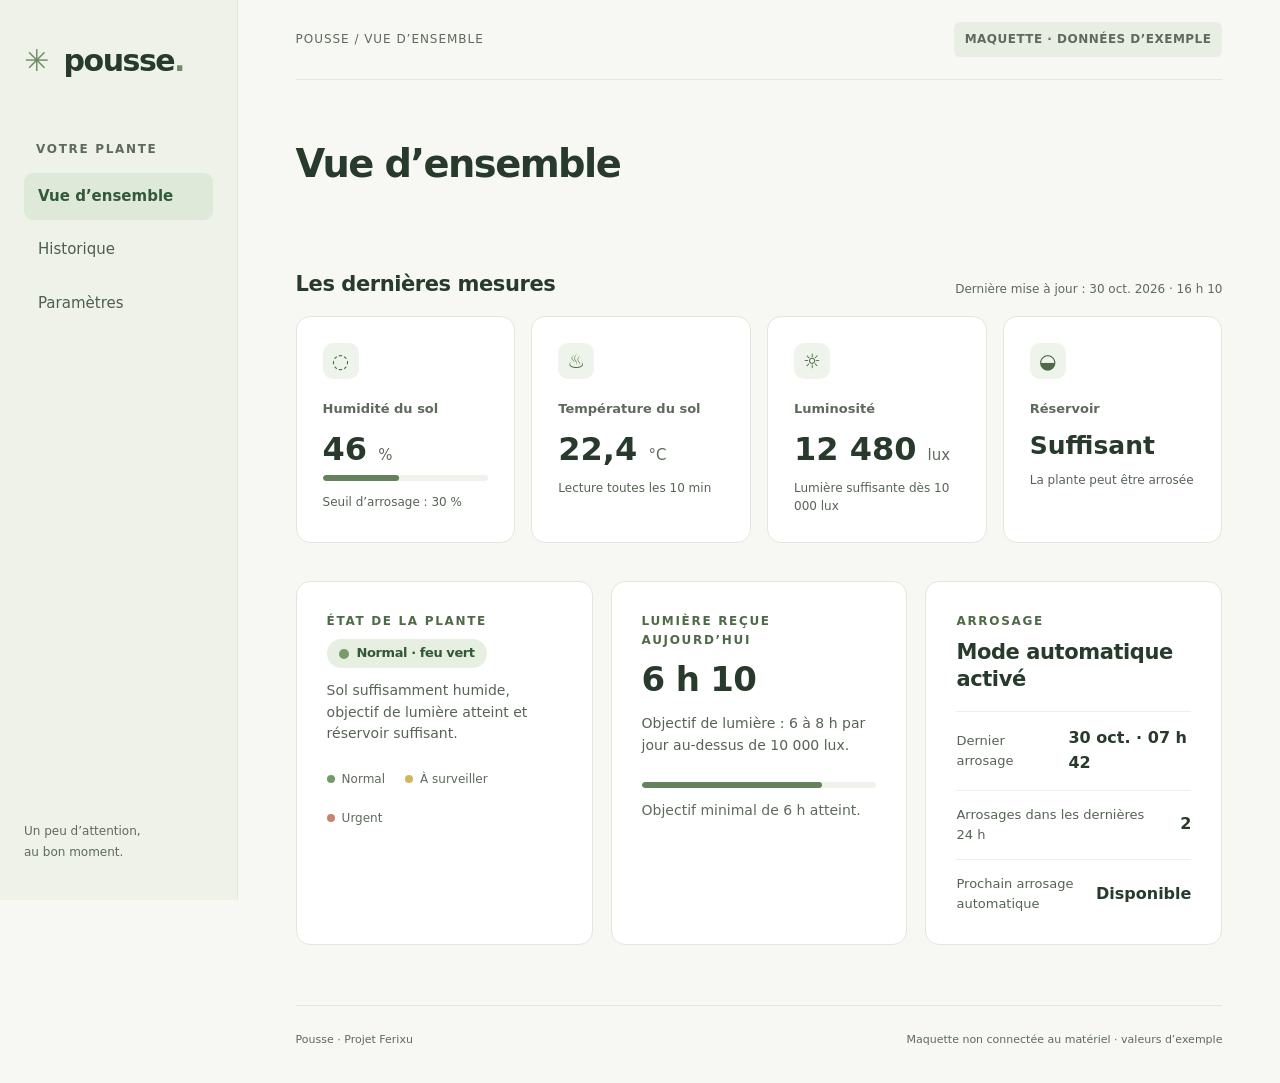
<file: maquette/index.html>
<!doctype html>
<html lang="fr-CA">
<head>
<meta charset="utf-8">
<meta name="viewport" content="width=device-width, initial-scale=1">
<title>Pousse · Vue d’ensemble</title>
<link rel="stylesheet" href="style.css">
</head>
<body>
<aside>
  <a class="brand" href="index.html"><span>✳</span> pousse<span class="brand-dot">.</span></a>
  <p class="nav-label">VOTRE PLANTE</p>
  <nav aria-label="Navigation principale">
    <a href="index.html" aria-current="page">Vue d’ensemble</a>
    <a href="historique.html">Historique</a>
    <a href="parametres.html">Paramètres</a>
  </nav>
  <div class="aside-bottom">Un peu d’attention,<br>au bon moment.</div>
</aside>
<main>
  <header><span>POUSSE / VUE D’ENSEMBLE</span><span class="demo">MAQUETTE · DONNÉES D’EXEMPLE</span></header>
  <div class="heading"><div><h1>Vue d’ensemble</h1></div></div>

  <section class="section">
    <div class="section-title">
      <div><h2>Les dernières mesures</h2></div>
      <span class="subtle">Dernière mise à jour : 30 oct. 2026 · 16 h 10</span>
    </div>
    <div class="metrics">
      <article class="card metric">
        <span class="metric-icon">◌</span>
        <h3>Humidité du sol</h3>
        <strong>46 <small>%</small></strong>
        <div class="metric-bar"><i style="width:46%"></i></div>
        <p>Seuil d’arrosage : 30 %</p>
      </article>
      <article class="card metric">
        <span class="metric-icon">♨</span>
        <h3>Température du sol</h3>
        <strong>22,4 <small>°C</small></strong>
        <p>Lecture toutes les 10 min</p>
      </article>
      <article class="card metric">
        <span class="metric-icon">☼</span>
        <h3>Luminosité</h3>
        <strong>12 480 <small>lux</small></strong>
        <p>Lumière suffisante dès 10 000 lux</p>
      </article>
      <article class="card metric">
        <span class="metric-icon">◒</span>
        <h3>Réservoir</h3>
        <strong class="word">Suffisant</strong>
        <p>La plante peut être arrosée</p>
      </article>
    </div>
  </section>

  <div class="three section">
    <section class="card feature">
      <span class="eyebrow">ÉTAT DE LA PLANTE</span>
      <h2><span class="status-pill"><i class="dot green"></i>Normal · feu vert</span></h2>
      <p>Sol suffisamment humide, objectif de lumière atteint et réservoir suffisant.</p>
      <div class="legend">
        <span><i class="dot green"></i>Normal</span>
        <span><i class="dot yellow"></i>À surveiller</span>
        <span><i class="dot red"></i>Urgent</span>
      </div>
    </section>

    <section class="card feature">
      <span class="eyebrow">LUMIÈRE REÇUE AUJOURD’HUI</span>
      <h2 class="big">6 h 10</h2>
      <p>Objectif de lumière : 6 à 8 h par jour au-dessus de 10 000 lux.</p>
      <div class="progress" role="img" aria-label="6 h 10 sur 8 h"><i style="width:77%"></i></div>
      <p class="subtle">Objectif minimal de 6 h atteint.</p>
    </section>

    <section class="card feature">
      <span class="eyebrow">ARROSAGE</span>
      <h2>Mode automatique activé</h2>
      <div class="activity-row"><span>Dernier arrosage</span><strong>30 oct. · 07 h 42</strong></div>
      <div class="activity-row"><span>Arrosages dans les dernières 24 h</span><strong>2</strong></div>
      <div class="activity-row"><span>Prochain arrosage automatique</span><strong>Disponible</strong></div>
    </section>
  </div>

  <footer>Pousse · Projet Ferixu <span>Maquette non connectée au matériel · valeurs d’exemple</span></footer>
</main>
</body>
</html>
</file>
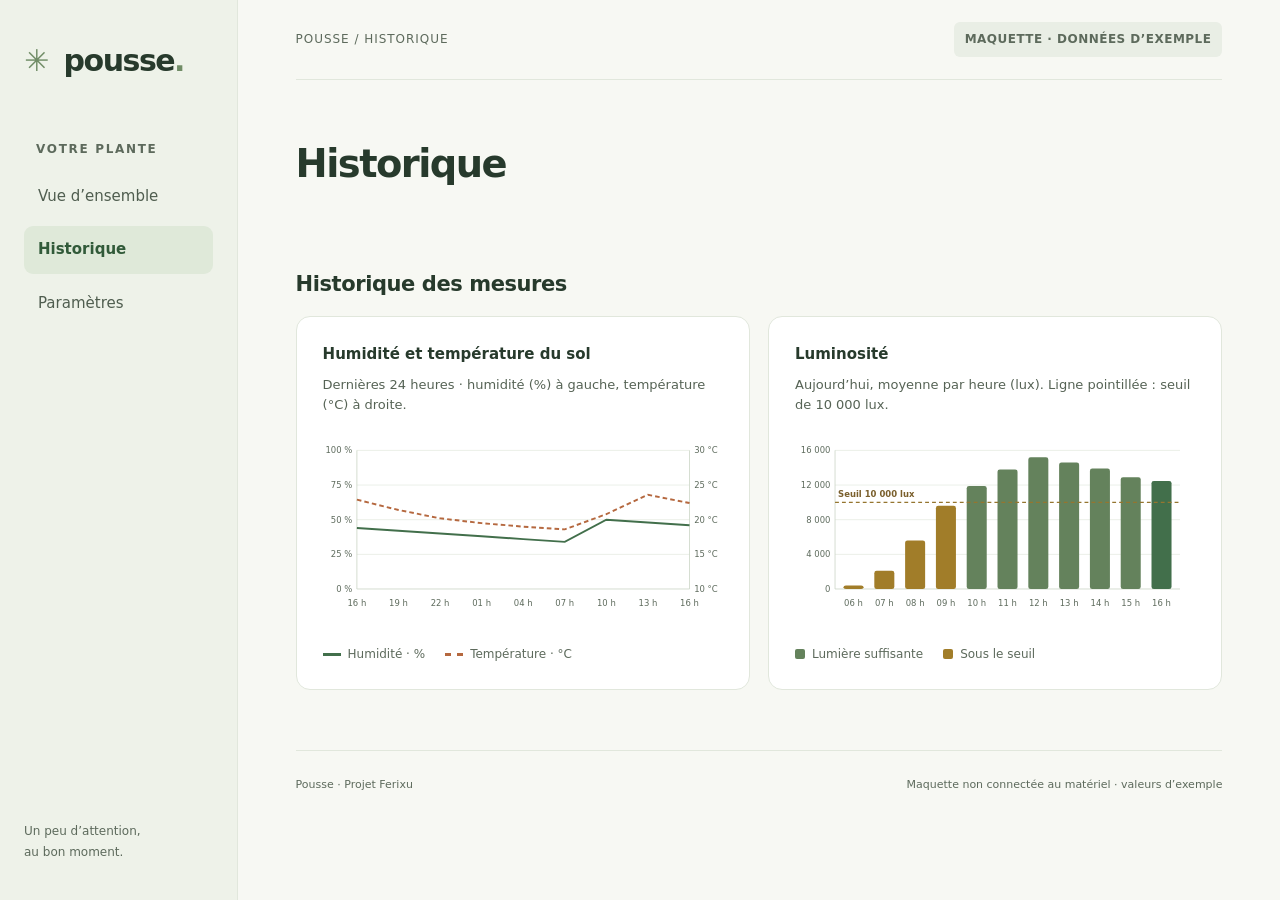
<file: maquette/historique.html>
<!doctype html>
<html lang="fr-CA">
<head>
<meta charset="utf-8">
<meta name="viewport" content="width=device-width, initial-scale=1">
<title>Pousse · Historique</title>
<link rel="stylesheet" href="style.css">
</head>
<body>
<aside>
  <a class="brand" href="index.html"><span>✳</span> pousse<span class="brand-dot">.</span></a>
  <p class="nav-label">VOTRE PLANTE</p>
  <nav aria-label="Navigation principale">
    <a href="index.html">Vue d’ensemble</a>
    <a href="historique.html" aria-current="page">Historique</a>
    <a href="parametres.html">Paramètres</a>
  </nav>
  <div class="aside-bottom">Un peu d’attention,<br>au bon moment.</div>
</aside>
<main>
  <header><span>POUSSE / HISTORIQUE</span><span class="demo">MAQUETTE · DONNÉES D’EXEMPLE</span></header>
  <div class="heading"><div><h1>Historique</h1></div></div>

  <section class="section">
    <div class="section-title"><div><h2>Historique des mesures</h2></div></div>
    <div class="history-grid">

      <!-- Graphique linéaire, deux axes (EF19) -->
      <article class="card history-card">
        <h3>Humidité et température du sol</h3>
        <p>Dernières 24 heures · humidité (%) à gauche, température (°C) à droite.</p>
        <svg class="chart" viewBox="0 0 520 240" role="img" aria-label="Courbes d’humidité et de température du sol sur 24 heures">
          <g>
            <line class="grid" x1="44" y1="20" x2="476" y2="20"/>
            <line class="grid" x1="44" y1="65" x2="476" y2="65"/>
            <line class="grid" x1="44" y1="110" x2="476" y2="110"/>
            <line class="grid" x1="44" y1="155" x2="476" y2="155"/>
            <line class="axis" x1="44" y1="200" x2="476" y2="200"/>
            <line class="axis" x1="44" y1="20" x2="44" y2="200"/>
            <line class="axis" x1="476" y1="20" x2="476" y2="200"/>
          </g>
          <g text-anchor="end">
            <text x="38" y="24">100 %</text><text x="38" y="69">75 %</text><text x="38" y="114">50 %</text><text x="38" y="159">25 %</text><text x="38" y="204">0 %</text>
          </g>
          <g text-anchor="start">
            <text x="482" y="24">30 °C</text><text x="482" y="69">25 °C</text><text x="482" y="114">20 °C</text><text x="482" y="159">15 °C</text><text x="482" y="204">10 °C</text>
          </g>
          <g text-anchor="middle">
            <text x="44" y="222">16 h</text><text x="98" y="222">19 h</text><text x="152" y="222">22 h</text><text x="206" y="222">01 h</text><text x="260" y="222">04 h</text><text x="314" y="222">07 h</text><text x="368" y="222">10 h</text><text x="422" y="222">13 h</text><text x="476" y="222">16 h</text>
          </g>
          <polyline class="line-h" points="44,120.8 98,124.4 152,128 206,131.6 260,135.2 314,138.8 368,110 422,113.6 476,117.2"/>
          <polyline class="line-t" points="44,83.9 98,97.4 152,108.2 206,114.5 260,119 314,122.6 368,102.8 422,77.6 476,88.4"/>
        </svg>
        <div class="legend">
          <span><i class="line-key"></i>Humidité · %</span>
          <span><i class="line-key dashed"></i>Température · °C</span>
        </div>
      </article>

      <!-- Graphique à bandes (EF20) -->
      <article class="card history-card">
        <h3>Luminosité</h3>
        <p>Aujourd’hui, moyenne par heure (lux). Ligne pointillée : seuil de 10 000 lux.</p>
        <svg class="chart" viewBox="0 0 520 240" role="img" aria-label="Diagramme à bandes de la luminosité par heure aujourd’hui">
          <g>
            <line class="grid" x1="52" y1="20" x2="500" y2="20"/>
            <line class="grid" x1="52" y1="65" x2="500" y2="65"/>
            <line class="grid" x1="52" y1="110" x2="500" y2="110"/>
            <line class="grid" x1="52" y1="155" x2="500" y2="155"/>
            <line class="axis" x1="52" y1="200" x2="500" y2="200"/>
            <line class="axis" x1="52" y1="20" x2="52" y2="200"/>
          </g>
          <g text-anchor="end">
            <text x="46" y="24">16 000</text><text x="46" y="69">12 000</text><text x="46" y="114">8 000</text><text x="46" y="159">4 000</text><text x="46" y="204">0</text>
          </g>
          <g>
            <rect class="bar low" x="63" y="195.5" width="26" height="4.5" rx="3"/>
            <rect class="bar low" x="103" y="176.4" width="26" height="23.6" rx="3"/>
            <rect class="bar low" x="143" y="137" width="26" height="63" rx="3"/>
            <rect class="bar low" x="183" y="92" width="26" height="108" rx="3"/>
            <rect class="bar" x="223" y="66.1" width="26" height="133.9" rx="3"/>
            <rect class="bar" x="263" y="44.7" width="26" height="155.3" rx="3"/>
            <rect class="bar" x="303" y="29" width="26" height="171" rx="3"/>
            <rect class="bar" x="343" y="35.7" width="26" height="164.3" rx="3"/>
            <rect class="bar" x="383" y="43.6" width="26" height="156.4" rx="3"/>
            <rect class="bar" x="423" y="54.9" width="26" height="145.1" rx="3"/>
            <rect class="bar today" x="463" y="59.6" width="26" height="140.4" rx="3"/>
          </g>
          <line class="goal" x1="52" y1="87.5" x2="500" y2="87.5"/>
          <text class="goal-label" x="56" y="81">Seuil 10 000 lux</text>
          <g text-anchor="middle">
            <text x="76" y="222">06 h</text><text x="116" y="222">07 h</text><text x="156" y="222">08 h</text><text x="196" y="222">09 h</text><text x="236" y="222">10 h</text><text x="276" y="222">11 h</text><text x="316" y="222">12 h</text><text x="356" y="222">13 h</text><text x="396" y="222">14 h</text><text x="436" y="222">15 h</text><text x="476" y="222">16 h</text>
          </g>
        </svg>
        <div class="legend">
          <span><i class="bar-key"></i>Lumière suffisante</span>
          <span><i class="bar-key low"></i>Sous le seuil</span>
        </div>
      </article>

    </div>
  </section>

  <footer>Pousse · Projet Ferixu <span>Maquette non connectée au matériel · valeurs d’exemple</span></footer>
</main>
</body>
</html>
</file>
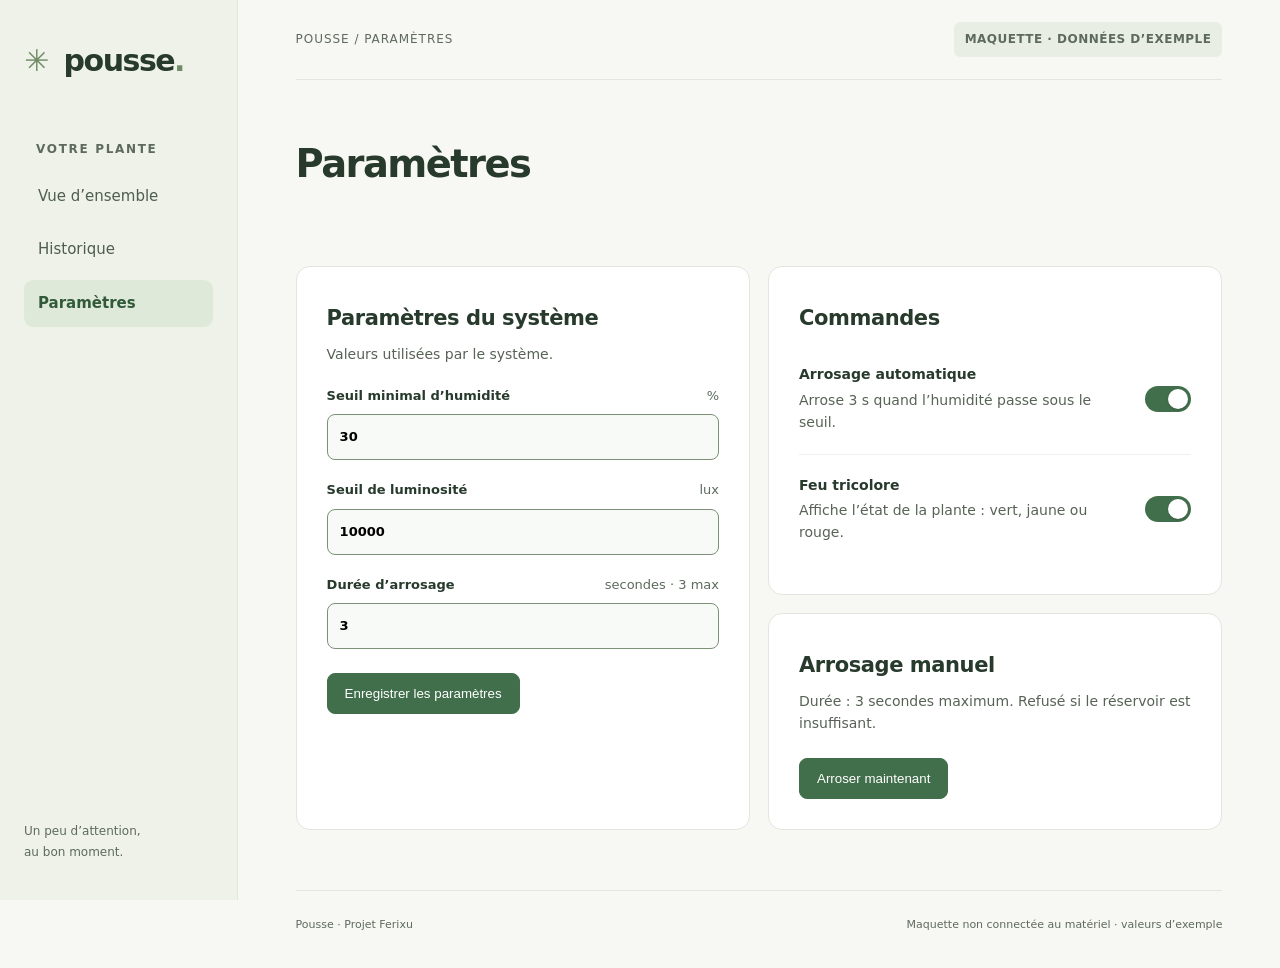
<file: maquette/parametres.html>
<!doctype html>
<html lang="fr-CA">
<head>
<meta charset="utf-8">
<meta name="viewport" content="width=device-width, initial-scale=1">
<title>Pousse · Paramètres</title>
<link rel="stylesheet" href="style.css">
</head>
<body>
<aside>
  <a class="brand" href="index.html"><span>✳</span> pousse<span class="brand-dot">.</span></a>
  <p class="nav-label">VOTRE PLANTE</p>
  <nav aria-label="Navigation principale">
    <a href="index.html">Vue d’ensemble</a>
    <a href="historique.html">Historique</a>
    <a href="parametres.html" aria-current="page">Paramètres</a>
  </nav>
  <div class="aside-bottom">Un peu d’attention,<br>au bon moment.</div>
</aside>
<main>
  <header><span>POUSSE / PARAMÈTRES</span><span class="demo">MAQUETTE · DONNÉES D’EXEMPLE</span></header>
  <div class="heading"><div><h1>Paramètres</h1></div></div>

  <div class="two section">
    <section class="card feature">
      <h2>Paramètres du système</h2>
      <p>Valeurs utilisées par le système.</p>
      <form>
        <label>Seuil minimal d’humidité <span>%</span><input type="number" min="0" max="100" value="30"></label>
        <label>Seuil de luminosité <span>lux</span><input type="number" min="1" max="200000" value="10000"></label>
        <label>Durée d’arrosage <span>secondes · 3 max</span><input type="number" min="0.1" max="3" step="0.1" value="3"></label>
        <button class="button primary" type="button">Enregistrer les paramètres</button>
      </form>
    </section>

    <div class="settings-stack">
      <section class="card feature">
        <h2>Commandes</h2>
        <div class="switch-row">
          <div><h3>Arrosage automatique</h3><p>Arrose 3 s quand l’humidité passe sous le seuil.</p></div>
          <div class="switch"><input type="checkbox" checked aria-label="Arrosage automatique"><span></span></div>
        </div>
        <div class="switch-row">
          <div><h3>Feu tricolore</h3><p>Affiche l’état de la plante : vert, jaune ou rouge.</p></div>
          <div class="switch"><input type="checkbox" checked aria-label="Activer le feu tricolore"><span></span></div>
        </div>
      </section>

      <section class="card feature">
        <h2>Arrosage manuel</h2>
        <p>Durée : 3 secondes maximum. Refusé si le réservoir est insuffisant.</p>
        <button class="button primary" type="button">Arroser maintenant</button>
      </section>
    </div>
  </div>

  <footer>Pousse · Projet Ferixu <span>Maquette non connectée au matériel · valeurs d’exemple</span></footer>
</main>
</body>
</html>
</file>
<file: maquette/style.css>
:root{--bg:#f7f8f3;--ink:#273a2c;--muted:#566355;--line:#e1e7dc;--green:#406e4a}*{box-sizing:border-box}body{margin:0;background:var(--bg);color:var(--ink);font:15px/1.55 system-ui,-apple-system,BlinkMacSystemFont,"Segoe UI",sans-serif}aside{position:fixed;inset:0 auto 0 0;width:238px;padding:38px 24px;background:#eef2e9;border-right:1px solid var(--line);display:flex;flex-direction:column}.brand{color:var(--ink);text-decoration:none;font-size:30px;font-weight:750;letter-spacing:-1.5px}.brand span:first-child{color:#708c66;margin-right:7px}.brand-dot{color:#708c66}.nav-label,.eyebrow{font-size:12px;font-weight:750;letter-spacing:.14em;color:#5d6a5c}.nav-label{margin:55px 12px 15px}nav{display:grid;gap:6px}nav a{padding:12px 14px;text-decoration:none;color:#4f5d4f;border-radius:9px}nav a:hover,nav a[aria-current]{background:#dfe9d9;color:#315a39}nav a[aria-current]{font-weight:700}.aside-bottom{margin-top:auto;color:#5d6a5c;font-size:12px;line-height:1.7}main{max-width:1200px;margin-left:238px;padding:0 clamp(25px,4.5vw,72px)}header{height:80px;border-bottom:1px solid var(--line);display:flex;align-items:center;justify-content:space-between;color:#5d6a5c;font-size:12px;letter-spacing:.08em}.demo{background:#e9eee5;padding:8px 11px;border-radius:6px;font-weight:700;letter-spacing:.04em}.heading{padding:52px 0 30px}h1,h2,h3,p{margin:0}h1{font-size:clamp(32px,3vw,44px);line-height:1.15;letter-spacing:-.04em;font-weight:650;margin:10px 0 12px}h2{font-size:21px;line-height:1.3;letter-spacing:-.02em}h3{font-size:15px}p{color:var(--muted)}.heading p:last-child{font-size:15px}.notice{display:flex;gap:14px;align-items:flex-start;background:#edf3e9;border:1px solid #dce9d6;border-radius:12px;padding:17px 20px}.notice p{font-size:13px;color:#4f614c}.notice strong{color:#3e5b40}.notice-icon{display:grid;place-items:center;width:21px;height:21px;border:1px solid #a5b99d;border-radius:50%;font-size:12px;color:#4f6a48;flex:none}.section{margin-top:38px}.section-title{display:flex;justify-content:space-between;align-items:end;gap:20px;margin-bottom:18px}.section-title h2{margin-top:5px}.subtle{font-size:12px;color:#5d6a5c}.metrics{display:grid;grid-template-columns:repeat(4,minmax(0,1fr));gap:16px}.card{background:white;border:1px solid var(--line);border-radius:14px;padding:26px}.metric{min-height:193px}.metric-icon{display:grid;place-items:center;width:36px;height:36px;border-radius:10px;background:#eef4eb;color:#4f6a48;font-size:20px;margin-bottom:20px}.metric h3{font-size:13px;font-weight:600;color:#5d6a5c}.metric strong{display:block;font-size:32px;font-weight:600;line-height:1.1;margin:12px 0}.metric small,.big small{font-size:15px;color:#5d6a5c;font-weight:500}.metric p{font-size:12px}.word{font-size:25px!important}.two,.history-grid{display:grid;grid-template-columns:1fr 1fr;gap:18px}.feature{padding:30px;min-height:215px}.feature h2,.card>.eyebrow+h2{margin:8px 0 12px}.feature p:not(.eyebrow){max-width:470px;font-size:14px}.legend{display:flex;flex-wrap:wrap;gap:20px;margin-top:25px;font-size:12px;color:#5d6a5c}.legend span{display:flex;align-items:center;gap:7px}.dot{width:8px;height:8px;border-radius:50%;display:inline-block}.green{background:#779a6b}.yellow{background:#d3b45f}.red{background:#cb8270}.orange{background:#c9906e}.big{font-size:34px}.progress{height:6px;background:#eef2eb;border-radius:5px;margin:25px 0 12px}.row-card{display:flex;justify-content:space-between;align-items:center;gap:20px}.row-card p:last-child{font-size:13px}.button{display:inline-flex;justify-content:center;gap:20px;align-items:center;padding:12px 17px;background:#f3f7f0;border:1px solid #dce7d6;border-radius:8px;color:#3b6543;text-decoration:none;font:600 13px inherit;white-space:nowrap}.button:hover:not(:disabled){background:#e7f0e2}.button.primary{background:#426f4b;color:white;border-color:#426f4b;margin-top:24px}.button:disabled{opacity:.6;cursor:not-allowed}.history-card{min-width:0}.history-card>p{font-size:13px;margin-top:8px}.empty-chart{height:220px;margin-top:24px;border-left:1px solid #e3e9df;border-bottom:1px solid #e3e9df;background:repeating-linear-gradient(to bottom,transparent 0,transparent 54px,#f0f3ed 55px);display:grid;place-items:center;text-align:center;padding:20px;color:#5d6a5c;font-size:13px}.empty-row{padding:28px;margin-top:22px;text-align:center;background:#f8faf6;border-radius:9px;color:#5d6a5c;font-size:13px}.toggle{display:block;margin-top:25px;color:#5d6a5c;font-size:13px}.toggle input{margin-right:8px}.details{display:grid;grid-template-columns:repeat(3,1fr);gap:20px;margin:25px 0}.details div{display:grid;gap:8px}.details span{color:#5d6a5c;font-size:13px}.details strong{font-size:20px}form label{display:block;margin-top:20px;font-size:13px;font-weight:600}form label span{float:right;color:#5d6a5c;font-weight:400}input[type=number]{display:block;width:100%;padding:12px;margin-top:8px;border:1px solid #7c9078;border-radius:8px;background:#f8faf7;font:inherit}.test-row{display:flex;justify-content:space-between;align-items:center;gap:16px;padding:24px 0;border-bottom:1px solid #edf1eb}.test-row:last-child{border-bottom:0}.test-row p{margin-top:6px}footer{display:flex;justify-content:space-between;gap:20px;border-top:1px solid var(--line);margin-top:60px;padding:25px 0 35px;color:#5d6a5c;font-size:11px}a:focus-visible,button:focus-visible,input:focus-visible{outline:3px solid #796037;outline-offset:3px}@media(max-width:1100px){.metrics{grid-template-columns:repeat(2,1fr)}}@media(max-width:700px){aside{position:static;width:auto;padding:18px 20px;border-right:0;border-bottom:1px solid var(--line)}.brand{font-size:25px}.nav-label,.aside-bottom{display:none}nav{display:flex;overflow-x:auto;margin-top:15px;gap:4px}nav a{white-space:nowrap;font-size:12px;padding:10px}main{margin:0;padding:0 20px}header{height:60px;font-size:11px}.demo{font-size:11px}.heading{padding:36px 0 25px}.section{margin-top:30px}.section-title{align-items:start;flex-direction:column;gap:8px}.two,.history-grid{grid-template-columns:1fr}.card,.feature{padding:22px}.metric{min-height:175px}.metrics{gap:10px}.details{grid-template-columns:1fr;gap:20px}.row-card{align-items:flex-start;flex-direction:column}footer{flex-direction:column;gap:6px}}
.watering-layout{max-width:760px;display:grid;gap:18px}.watering-action{padding:40px}.watering-symbol{display:grid;place-items:center;width:48px;height:48px;border-radius:14px;background:#edf4e9;color:#6e9169;font-size:28px;margin-bottom:24px}.watering-action h2{margin-bottom:10px}.watering-action p{max-width:440px;font-size:14px}.watering-action .primary{display:flex;width:max-content;margin-top:26px}.watering-offline{display:block;margin-top:12px;color:#5d6a5c;font-size:12px}.watering-activity{padding:30px 40px}.watering-activity h2{margin-bottom:15px}.activity-row{display:flex;justify-content:space-between;align-items:center;gap:20px;padding:16px 0;color:#5d6a5c;font-size:14px;border-top:1px solid #edf1eb}.activity-row strong{color:#536b54;font-size:18px}@media(max-width:700px){.watering-action,.watering-activity{padding:25px}.activity-row{font-size:13px}}
.watering-layout{max-width:none;grid-template-columns:minmax(0,1fr) minmax(0,1fr);align-items:stretch;gap:20px}.watering-action,.watering-activity{padding:32px}.watering-action{display:flex;flex-direction:column;align-items:flex-start}.watering-action h2,.watering-activity h2{font-size:18px;margin:0 0 10px}.watering-action p{font-size:13px}.watering-action .primary{margin-top:32px}.watering-offline{margin-top:12px}.watering-activity h2{margin-bottom:22px}.activity-row{padding:18px 0;font-size:13px}.activity-row:last-child{padding-bottom:0}@media(max-width:850px){.watering-layout{grid-template-columns:1fr}.watering-action,.watering-activity{padding:26px}}
.watering-controls{display:flex;align-items:center;flex-wrap:wrap;gap:12px 18px;margin-top:32px}.watering-controls .primary,.watering-controls .watering-offline{margin:0}

/* Vue d’ensemble, graphiques et paramètres (révision maquette) */
.metric-bar{height:6px;background:#eef2eb;border-radius:5px;margin:-4px 0 12px;overflow:hidden}.metric-bar i{display:block;height:100%;background:#64825c;border-radius:5px}
.eyebrow{display:block;margin-bottom:4px;color:#4f6a48}
.status-pill{display:inline-flex;align-items:center;gap:8px;padding:6px 12px;border-radius:999px;background:#e6efe1;color:#2f5a37;font-size:13px;font-weight:700}.status-pill .dot{width:10px;height:10px}
.progress{overflow:hidden}.progress i{display:block;height:100%;background:#64825c;border-radius:5px}
.three{display:grid;grid-template-columns:repeat(3,minmax(0,1fr));gap:18px}
.activity-row{display:flex;justify-content:space-between;align-items:center;gap:20px;padding:14px 0;color:#566355;font-size:13px;border-top:1px solid #edf1eb}.activity-row:first-of-type{margin-top:18px}.activity-row strong{color:#273a2c;font-size:16px}
.chart{width:100%;height:auto;margin-top:20px;display:block;overflow:visible}.chart text{font-size:11px;fill:#5d6a5c;font-family:inherit}.chart .grid{stroke:#e6ebe2;stroke-width:1}.chart .axis{stroke:#c9d3c4;stroke-width:1}.chart .goal{stroke:#95752f;stroke-width:1.5;stroke-dasharray:5 4}.chart .goal-label{fill:#7a5f2c;font-weight:600}.chart .bar{fill:#64825c}.chart .bar.low{fill:#a17d29}.chart .bar.today{fill:#426f4b}.chart .line-h{fill:none;stroke:#426f4b;stroke-width:2.5}.chart .line-t{fill:none;stroke:#b5683f;stroke-width:2.5;stroke-dasharray:6 4}.chart .val{fill:#273a2c;font-weight:600}
.legend .line-key{display:inline-block;width:18px;height:0;border-top:3px solid #426f4b}.legend .line-key.dashed{border-top:3px dashed #b5683f}.legend .bar-key{display:inline-block;width:10px;height:10px;border-radius:2px;background:#64825c}.legend .bar-key.low{background:#a17d29}
.switch-row{display:flex;justify-content:space-between;align-items:center;gap:16px;padding:20px 0;border-bottom:1px solid #edf1eb}.switch-row:last-of-type{border-bottom:0}.switch-row h3{font-size:14px}.switch-row p{margin-top:4px;font-size:13px}
.switch{position:relative;display:inline-block;width:46px;height:26px;flex:none}.switch input{position:absolute;z-index:1;opacity:0;width:100%;height:100%;margin:0;cursor:pointer}.switch span{position:absolute;inset:0;background:#7c9078;border-radius:999px;transition:background .2s}.switch span::after{content:"";position:absolute;top:3px;left:3px;width:20px;height:20px;border-radius:50%;background:white;box-shadow:0 1px 2px rgba(0,0,0,.2);transition:transform .2s}.switch input:checked+span{background:#426f4b}.switch input:checked+span::after{transform:translateX(20px)}.switch input:focus-visible+span{outline:3px solid #796037;outline-offset:3px}
.settings-stack{display:grid;gap:18px;align-content:start}
@media(max-width:1100px){.three{grid-template-columns:1fr 1fr}}@media(max-width:700px){.three{grid-template-columns:1fr}}
</file>
